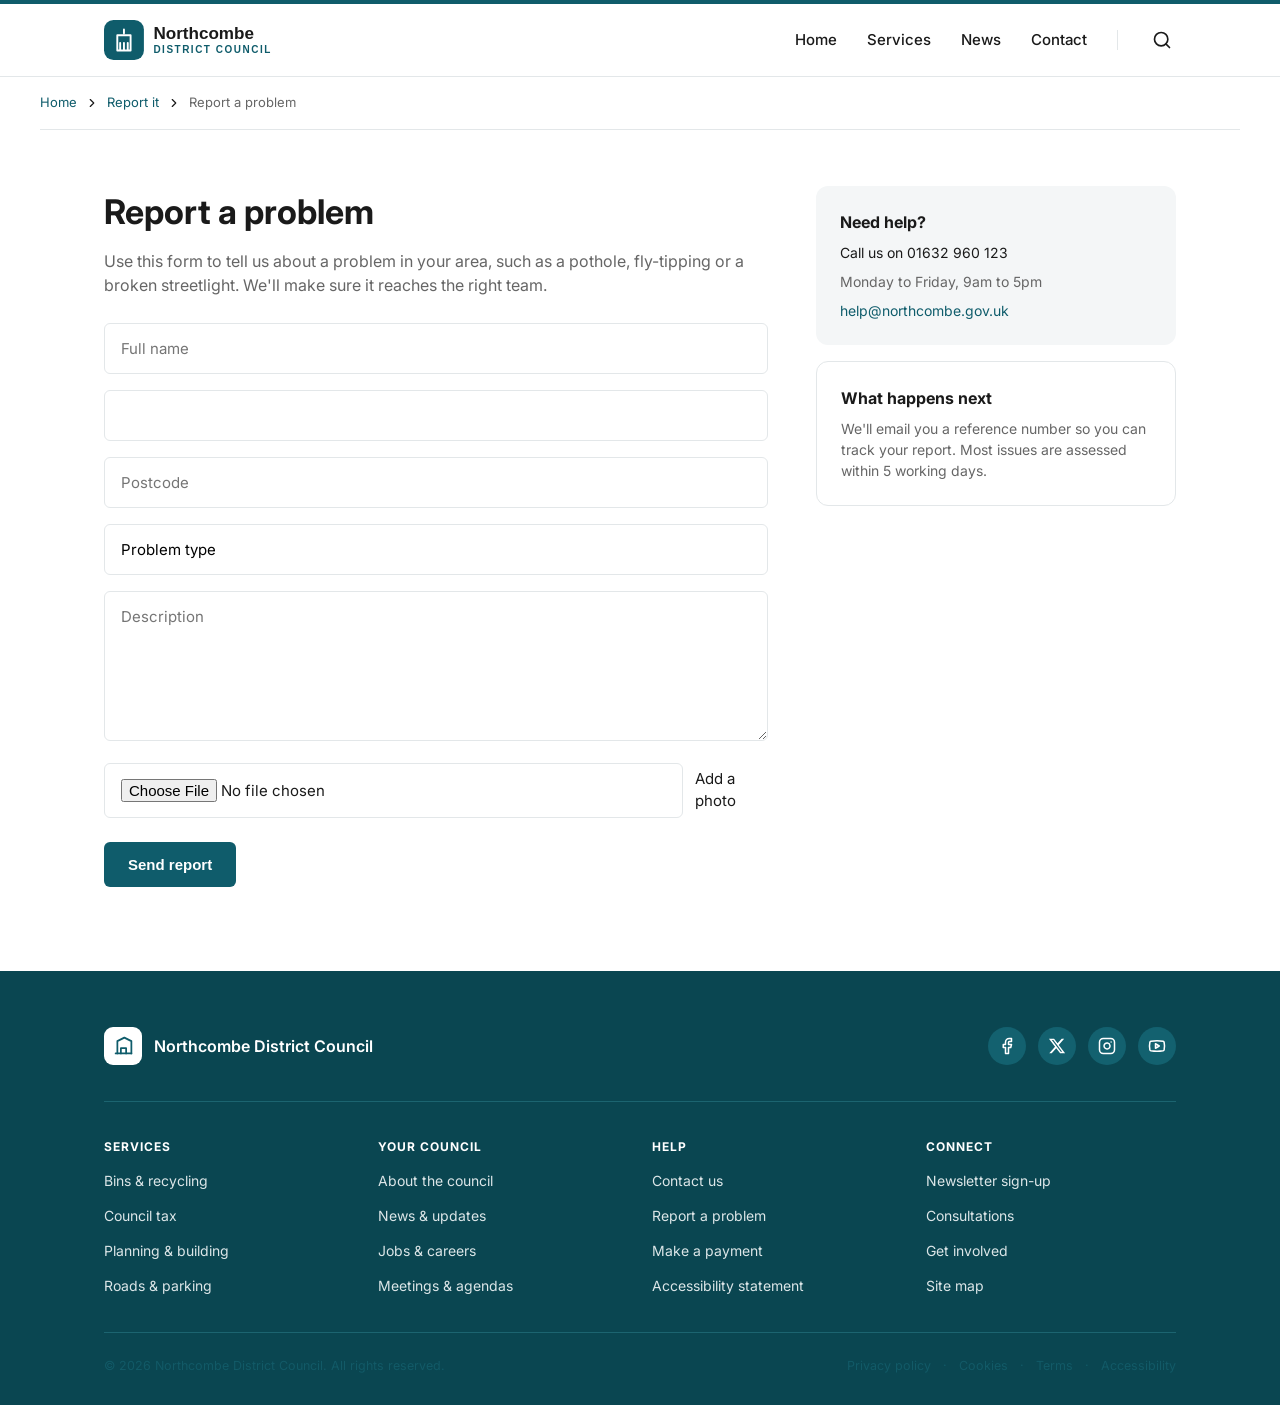
<file: first-example/report.html>
<!DOCTYPE html>
<html>
<head>
  <meta charset="UTF-8">
  <title>Report a problem — Northcombe District Council</title>
  <link rel="stylesheet" href="styles.css">
</head>
<body>
  <header class="site-header">
    <div class="container header-inner">
      <a href="index.html" class="logo-link">
        <img src="logo.svg" alt="">
      </a>
      <nav class="main-nav" aria-label="Main">
        <a href="index.html" class="nav-link">Home</a>
        <a href="services.html" class="nav-link">Services</a>
        <a href="news.html" class="nav-link">News</a>
        <a href="contact.html" class="nav-link">Contact</a>
        <span class="nav-divider" aria-hidden="true"></span>
        <button class="search-btn" type="button">
          <svg class="icon-search" viewBox="0 0 24 24" fill="none" stroke="currentColor" stroke-width="2" stroke-linecap="round" stroke-linejoin="round" aria-hidden="true">
            <circle cx="11" cy="11" r="8"></circle>
            <path d="m21 21-4.35-4.35"></path>
          </svg>
        </button>
      </nav>
    </div>
  </header>

  <nav class="container breadcrumb" aria-label="Breadcrumb">
    <a href="index.html">Home</a>
    <svg viewBox="0 0 24 24" width="14" height="14" fill="none" stroke="currentColor" stroke-width="2" stroke-linecap="round" stroke-linejoin="round" aria-hidden="true"><path d="m9 18 6-6-6-6"></path></svg>
    <a href="report-it.html">Report it</a>
    <svg viewBox="0 0 24 24" width="14" height="14" fill="none" stroke="currentColor" stroke-width="2" stroke-linecap="round" stroke-linejoin="round" aria-hidden="true"><path d="m9 18 6-6-6-6"></path></svg>
    <span>Report a problem</span>
  </nav>

  <main class="container main-two-col">
    <section class="form-column">
      <h1>Report a problem</h1>
      <p>Use this form to tell us about a problem in your area, such as a pothole, fly-tipping or a broken streetlight. We'll make sure it reaches the right team.</p>

      <form id="report-form">
        <div class="fields">
          <div class="field">
            <input type="text" id="name" name="name" placeholder="Full name">
          </div>
          <div class="field">
            <input type="email" id="email" name="email">
          </div>
          <div class="field">
            <input type="text" id="postcode" name="postcode" placeholder="Postcode">
          </div>
          <div class="field">
            <select id="type" name="type">
              <option value="" disabled selected>Problem type</option>
              <option value="pothole">Pothole</option>
              <option value="flytipping">Fly-tipping</option>
              <option value="streetlight">Broken streetlight</option>
              <option value="graffiti">Graffiti</option>
              <option value="parking">Illegal parking</option>
              <option value="other">Other</option>
            </select>
          </div>
          <div class="field">
            <textarea id="description" name="description" placeholder="Description"></textarea>
          </div>
          <div class="field file-field">
            <input type="file" id="photo" name="photo">
            <label for="photo">Add a photo</label>
          </div>
        </div>
        <button type="submit" class="btn btn-primary" style="margin-top: 24px;">Send report</button>
      </form>
    </section>

    <aside class="aside">
      <div class="help-card">
        <h3>Need help?</h3>
        <p>Call us on 01632 960 123</p>
        <p class="muted">Monday to Friday, 9am to 5pm</p>
        <p><a href="mailto:help@northcombe.gov.uk">help@northcombe.gov.uk</a></p>
      </div>
      <div class="next-card">
        <h3>What happens next</h3>
        <p class="muted">We'll email you a reference number so you can track your report. Most issues are assessed within 5 working days.</p>
      </div>
    </aside>
  </main>

  <footer class="site-footer">
    <div class="container">
      <div class="footer-top">
        <div class="footer-brand">
          <span class="footer-crest">
            <svg viewBox="0 0 24 24" fill="none" stroke="currentColor" stroke-width="2" stroke-linecap="round" stroke-linejoin="round" aria-hidden="true"><path d="M3 21h18"></path><path d="M5 21V7l8-4 8 4v14"></path><path d="M9 21v-6h6v6"></path></svg>
          </span>
          Northcombe District Council
        </div>
        <div class="social">
          <a href="https://facebook.com" aria-label="Facebook">
            <svg viewBox="0 0 24 24" fill="none" stroke="currentColor" stroke-width="2" stroke-linecap="round" stroke-linejoin="round" aria-hidden="true"><path d="M18 2h-3a5 5 0 0 0-5 5v3H7v4h3v8h4v-8h3l1-4h-4V7a1 1 0 0 1 1-1h3z"></path></svg>
          </a>
          <a href="https://x.com" aria-label="X">
            <svg viewBox="0 0 24 24" fill="currentColor" aria-hidden="true"><path d="M18.244 2.25h3.308l-7.227 8.26 8.502 11.24H16.17l-5.214-6.817L4.99 21.75H1.68l7.73-8.835L1.254 2.25H8.08l4.713 6.231zm-1.161 17.52h1.833L7.084 4.126H5.117z"></path></svg>
          </a>
          <a href="https://instagram.com" aria-label="Instagram">
            <svg viewBox="0 0 24 24" fill="none" stroke="currentColor" stroke-width="2" stroke-linecap="round" stroke-linejoin="round" aria-hidden="true"><rect x="2" y="2" width="20" height="20" rx="5" ry="5"></rect><path d="M16 11.37A4 4 0 1 1 12.63 8 4 4 0 0 1 16 11.37z"></path><line x1="17.5" y1="6.5" x2="17.51" y2="6.5"></line></svg>
          </a>
          <a href="https://youtube.com" aria-label="YouTube">
            <svg viewBox="0 0 24 24" fill="none" stroke="currentColor" stroke-width="2" stroke-linecap="round" stroke-linejoin="round" aria-hidden="true"><path d="M2.5 17a24.12 24.12 0 0 1 0-10 2 2 0 0 1 1.4-1.4 49.56 49.56 0 0 1 16.2 0A2 2 0 0 1 21.5 7a24.12 24.12 0 0 1 0 10 2 2 0 0 1-1.4 1.4 49.55 49.55 0 0 1-16.2 0A2 2 0 0 1 2.5 17z"></path><polygon points="10 15 15 12 10 9"></polygon></svg>
          </a>
        </div>
      </div>
      <div class="footer-divider"></div>
      <div class="footer-columns">
        <div class="footer-col">
          <h3>Services</h3>
          <a href="bins.html">Bins &amp; recycling</a>
          <a href="council-tax.html">Council tax</a>
          <a href="planning.html">Planning &amp; building</a>
          <a href="roads.html">Roads &amp; parking</a>
        </div>
        <div class="footer-col">
          <h3>Your council</h3>
          <a href="about.html">About the council</a>
          <a href="news.html">News &amp; updates</a>
          <a href="jobs.html">Jobs &amp; careers</a>
          <a href="meetings.html">Meetings &amp; agendas</a>
        </div>
        <div class="footer-col">
          <h3>Help</h3>
          <a href="contact.html">Contact us</a>
          <a href="report.html">Report a problem</a>
          <a href="pay.html">Make a payment</a>
          <a href="accessibility.html">Accessibility statement</a>
        </div>
        <div class="footer-col">
          <h3>Connect</h3>
          <a href="newsletter.html">Newsletter sign-up</a>
          <a href="consultations.html">Consultations</a>
          <a href="volunteer.html">Get involved</a>
          <a href="sitemap.html">Site map</a>
        </div>
      </div>
      <div class="footer-fine">
        <p>&copy; 2026 Northcombe District Council. All rights reserved.</p>
        <p><a href="privacy.html">Privacy policy</a> &nbsp; &middot; &nbsp; <a href="cookies.html">Cookies</a> &nbsp; &middot; &nbsp; <a href="terms.html">Terms</a> &nbsp; &middot; &nbsp; <a href="accessibility.html">Accessibility</a></p>
      </div>
    </div>
  </footer>

  <div id="confirmation" class="dialog" role="dialog" aria-labelledby="dialog-title" aria-modal="true" hidden>
    <button type="button" class="dialog-close" aria-label="Close">
      <svg viewBox="0 0 24 24" fill="none" stroke="currentColor" stroke-width="2" stroke-linecap="round" stroke-linejoin="round" aria-hidden="true"><path d="M18 6 6 18"></path><path d="m6 6 12 12"></path></svg>
    </button>
    <div class="dialog-content">
      <div class="success-badge">
        <svg viewBox="0 0 24 24" fill="none" stroke="currentColor" stroke-width="3" stroke-linecap="round" stroke-linejoin="round" aria-hidden="true"><polyline points="20 6 9 17 4 12"></polyline></svg>
      </div>
      <h2 id="dialog-title" class="dialog-title">Thanks, your report has been sent</h2>
      <p class="dialog-body">We've received your report and emailed a reference number to you. Our team will be in touch within 5 working days.</p>
    </div>
  </div>
  <div class="dialog-backdrop" hidden></div>

  <script src="script.js"></script>
</body>
</html>
</file>
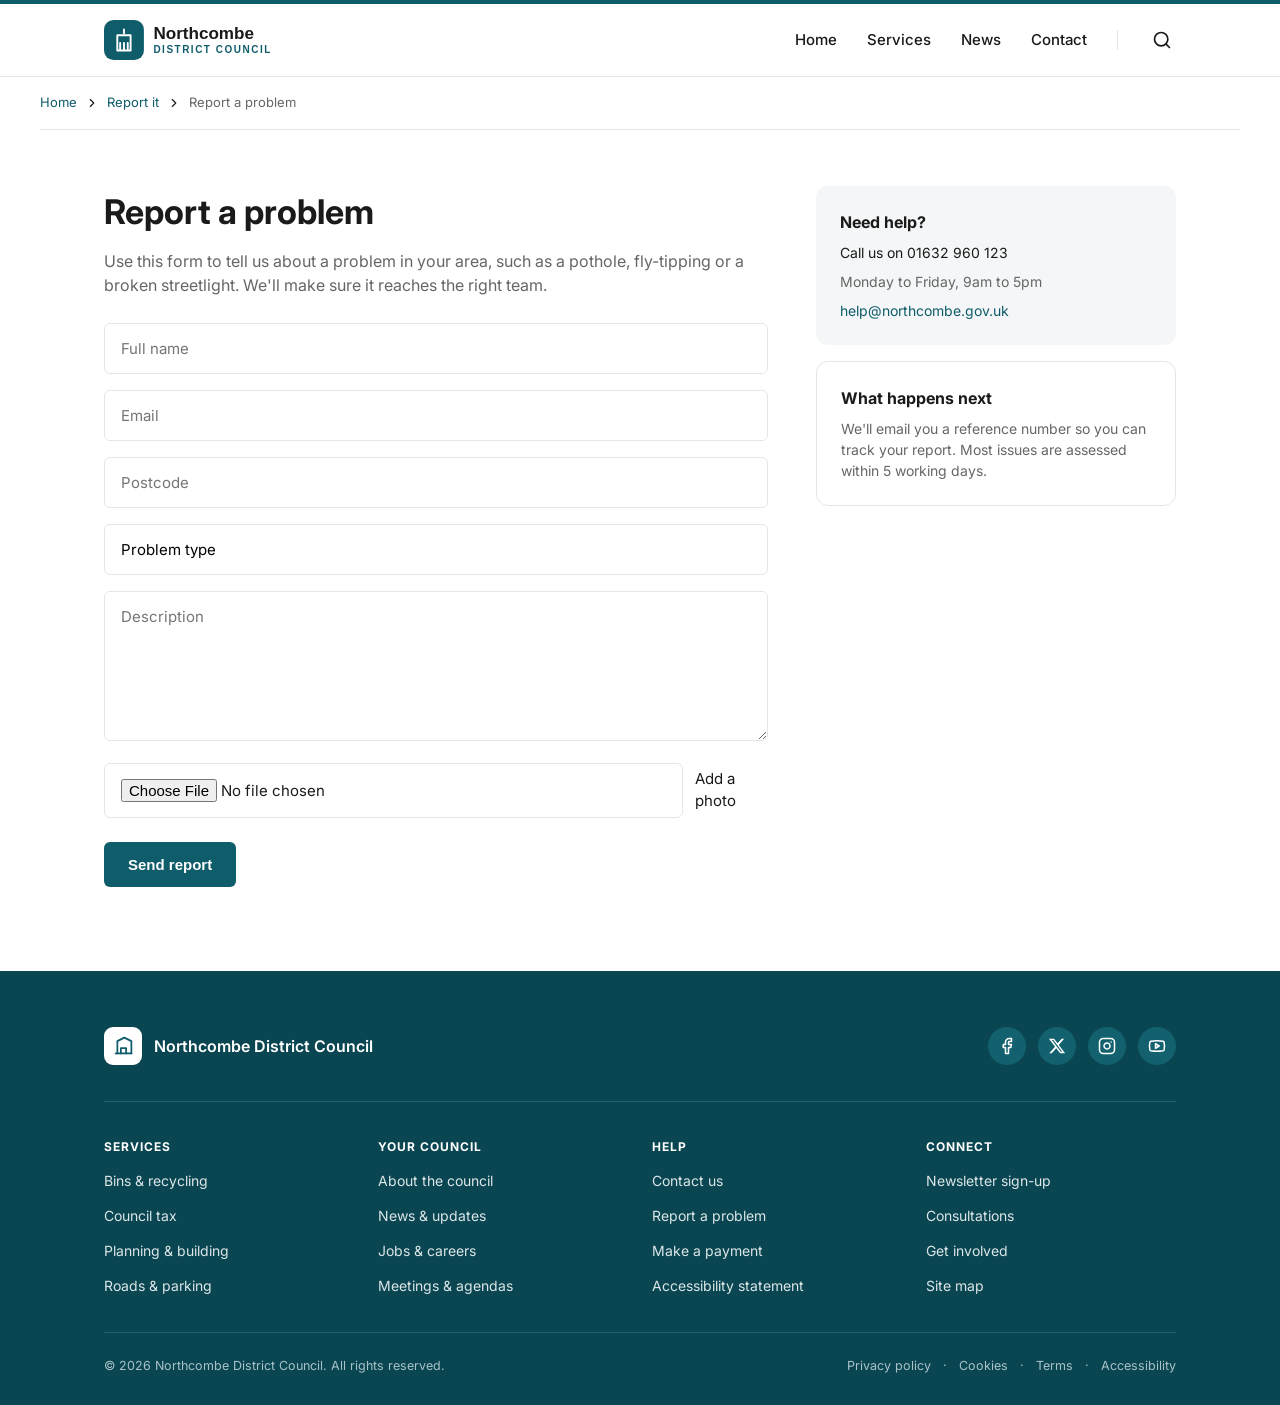
<file: second-example/report.html>
<!DOCTYPE html>
<html lang="en">
<head>
  <meta charset="UTF-8">
  <title>Report a problem — Northcombe District Council</title>
  <link rel="stylesheet" href="styles.css">
</head>
<body>
  <header class="site-header">
    <div class="container header-inner">
      <a href="index.html" class="logo-link">
        <img src="logo.svg" alt="logo">
      </a>
      <nav class="main-nav" aria-label="Main">
        <a href="index.html" class="nav-link">Home</a>
        <a href="services.html" class="nav-link">Services</a>
        <a href="news.html" class="nav-link focus-faint">News</a>
        <a href="contact.html" class="nav-link focus-none">Contact</a>
        <span class="nav-divider" aria-hidden="true"></span>
        <button class="search-btn focus-none" type="button" aria-label="Search">
          <svg class="icon-search" viewBox="0 0 24 24" fill="none" stroke="currentColor" stroke-width="2" stroke-linecap="round" stroke-linejoin="round" aria-hidden="true">
            <circle cx="11" cy="11" r="8"></circle>
            <path d="m21 21-4.35-4.35"></path>
          </svg>
        </button>
      </nav>
    </div>
  </header>

  <!-- Off-screen utility links: focusable but never revealed, so keyboard
       focus vanishes entirely for two tab stops. Real link text and a
       passing colour, so an automated scan sees nothing wrong here. -->
  <div class="utility-links">
    <a href="accessibility.html">Accessibility options</a>
    <a href="text-size.html">Change text size</a>
  </div>

  <nav class="container breadcrumb" aria-label="Breadcrumb">
    <a href="index.html">Home</a>
    <svg viewBox="0 0 24 24" width="14" height="14" fill="none" stroke="currentColor" stroke-width="2" stroke-linecap="round" stroke-linejoin="round" aria-hidden="true"><path d="m9 18 6-6-6-6"></path></svg>
    <a href="report-it.html">Report it</a>
    <svg viewBox="0 0 24 24" width="14" height="14" fill="none" stroke="currentColor" stroke-width="2" stroke-linecap="round" stroke-linejoin="round" aria-hidden="true"><path d="m9 18 6-6-6-6"></path></svg>
    <span>Report a problem</span>
  </nav>

  <main class="container main-two-col">
    <section class="form-column">
      <h1>Report a problem</h1>
      <p>Use this form to tell us about a problem in your area, such as a pothole, fly-tipping or a broken streetlight. We'll make sure it reaches the right team.</p>

      <form id="report-form">
        <div class="fields">
          <div class="field">
            <input type="text" id="name" name="name" placeholder="Full name">
          </div>
          <div class="field">
            <input type="email" id="email" name="email" placeholder="Email">
          </div>
          <div class="field">
            <input type="text" id="postcode" name="postcode" placeholder="Postcode">
          </div>
          <div class="field">
            <select id="type" name="type" aria-label="Problem type">
              <option value="" disabled selected>Problem type</option>
              <option value="pothole">Pothole</option>
              <option value="flytipping">Fly-tipping</option>
              <option value="streetlight">Broken streetlight</option>
              <option value="graffiti">Graffiti</option>
              <option value="parking">Illegal parking</option>
              <option value="other">Other</option>
            </select>
          </div>
          <div class="field">
            <textarea id="description" name="description" placeholder="Description"></textarea>
          </div>
          <div class="field file-field">
            <input type="file" id="photo" name="photo">
            <label for="photo">Add a photo</label>
          </div>
        </div>
        <button type="submit" class="btn btn-primary" style="margin-top: 24px;">Send report</button>
      </form>
    </section>

    <aside class="aside">
      <div class="help-card">
        <h2>Need help?</h2>
        <p>Call us on 01632 960 123</p>
        <p class="muted">Monday to Friday, 9am to 5pm</p>
        <p><a href="mailto:help@northcombe.gov.uk">help@northcombe.gov.uk</a></p>
      </div>
      <div class="next-card">
        <h2>What happens next</h2>
        <p class="muted">We'll email you a reference number so you can track your report. Most issues are assessed within 5 working days.</p>
      </div>
    </aside>
  </main>

  <footer class="site-footer">
    <div class="container">
      <div class="footer-top">
        <div class="footer-brand">
          <span class="footer-crest">
            <svg viewBox="0 0 24 24" fill="none" stroke="currentColor" stroke-width="2" stroke-linecap="round" stroke-linejoin="round" aria-hidden="true"><path d="M3 21h18"></path><path d="M5 21V7l8-4 8 4v14"></path><path d="M9 21v-6h6v6"></path></svg>
          </span>
          Northcombe District Council
        </div>
        <div class="social">
          <a href="https://facebook.com" aria-label="Facebook">
            <svg viewBox="0 0 24 24" fill="none" stroke="currentColor" stroke-width="2" stroke-linecap="round" stroke-linejoin="round" aria-hidden="true"><path d="M18 2h-3a5 5 0 0 0-5 5v3H7v4h3v8h4v-8h3l1-4h-4V7a1 1 0 0 1 1-1h3z"></path></svg>
          </a>
          <a href="https://x.com" aria-label="X">
            <svg viewBox="0 0 24 24" fill="currentColor" aria-hidden="true"><path d="M18.244 2.25h3.308l-7.227 8.26 8.502 11.24H16.17l-5.214-6.817L4.99 21.75H1.68l7.73-8.835L1.254 2.25H8.08l4.713 6.231zm-1.161 17.52h1.833L7.084 4.126H5.117z"></path></svg>
          </a>
          <a href="https://instagram.com" aria-label="Instagram">
            <svg viewBox="0 0 24 24" fill="none" stroke="currentColor" stroke-width="2" stroke-linecap="round" stroke-linejoin="round" aria-hidden="true"><rect x="2" y="2" width="20" height="20" rx="5" ry="5"></rect><path d="M16 11.37A4 4 0 1 1 12.63 8 4 4 0 0 1 16 11.37z"></path><line x1="17.5" y1="6.5" x2="17.51" y2="6.5"></line></svg>
          </a>
          <a href="https://youtube.com" aria-label="YouTube">
            <svg viewBox="0 0 24 24" fill="none" stroke="currentColor" stroke-width="2" stroke-linecap="round" stroke-linejoin="round" aria-hidden="true"><path d="M2.5 17a24.12 24.12 0 0 1 0-10 2 2 0 0 1 1.4-1.4 49.56 49.56 0 0 1 16.2 0A2 2 0 0 1 21.5 7a24.12 24.12 0 0 1 0 10 2 2 0 0 1-1.4 1.4 49.55 49.55 0 0 1-16.2 0A2 2 0 0 1 2.5 17z"></path><polygon points="10 15 15 12 10 9"></polygon></svg>
          </a>
        </div>
      </div>
      <div class="footer-divider"></div>
      <div class="footer-columns">
        <div class="footer-col">
          <h3>Services</h3>
          <a href="bins.html">Bins &amp; recycling</a>
          <a href="council-tax.html">Council tax</a>
          <a href="planning.html">Planning &amp; building</a>
          <a href="roads.html">Roads &amp; parking</a>
        </div>
        <div class="footer-col">
          <h3>Your council</h3>
          <a href="about.html">About the council</a>
          <a href="news.html">News &amp; updates</a>
          <a href="jobs.html">Jobs &amp; careers</a>
          <a href="meetings.html">Meetings &amp; agendas</a>
        </div>
        <div class="footer-col">
          <h3>Help</h3>
          <a href="contact.html">Contact us</a>
          <a href="report.html">Report a problem</a>
          <a href="pay.html">Make a payment</a>
          <a href="accessibility.html">Accessibility statement</a>
        </div>
        <div class="footer-col">
          <h3>Connect</h3>
          <a href="newsletter.html">Newsletter sign-up</a>
          <a href="consultations.html">Consultations</a>
          <a href="volunteer.html">Get involved</a>
          <a href="sitemap.html">Site map</a>
        </div>
      </div>
      <div class="footer-fine">
        <p>&copy; 2026 Northcombe District Council. All rights reserved.</p>
        <p><a href="privacy.html">Privacy policy</a> &nbsp; &middot; &nbsp; <a href="cookies.html">Cookies</a> &nbsp; &middot; &nbsp; <a href="terms.html">Terms</a> &nbsp; &middot; &nbsp; <a href="accessibility.html">Accessibility</a></p>
      </div>
    </div>
  </footer>

  <div id="confirmation" class="dialog" role="dialog" aria-labelledby="dialog-title" hidden>
    <button type="button" class="dialog-close" aria-label="Close">
      <svg viewBox="0 0 24 24" fill="none" stroke="currentColor" stroke-width="2" stroke-linecap="round" stroke-linejoin="round" aria-hidden="true"><path d="M18 6 6 18"></path><path d="m6 6 12 12"></path></svg>
    </button>
    <div class="dialog-content">
      <div class="success-badge">
        <svg viewBox="0 0 24 24" fill="none" stroke="currentColor" stroke-width="3" stroke-linecap="round" stroke-linejoin="round" aria-hidden="true"><polyline points="20 6 9 17 4 12"></polyline></svg>
      </div>
      <h2 id="dialog-title" class="dialog-title">Thanks, your report has been sent</h2>
      <p class="dialog-body">We've received your report and emailed a reference number to you. Our team will be in touch within 5 working days.</p>
    </div>
  </div>
  <div class="dialog-backdrop" hidden></div>

  <script src="script.js"></script>
</body>
</html>
</file>
<file: first-example/styles.css>
@import url('https://fonts.googleapis.com/css2?family=Inter:wght@400;500;600;700&display=swap');

:root {
  --teal: #0F5C6B;
  --teal-dark: #0A4651;
  --teal-tint: rgba(15, 92, 107, 0.12);
  --amber: #E8A33D;
  --heading: #1A1A1A;
  --bg: #FFFFFF;
  --section: #F4F6F7;
  --border: #E3E7E9;
  --footer-link: #DCE6E8;
  --footer-faint: #5E868F;
  --radius: 10px;
  --radius-sm: 6px;
  --container: 1200px;
}

* {
  box-sizing: border-box;
}

body {
  margin: 0;
  font-family: Inter, -apple-system, BlinkMacSystemFont, 'Segoe UI', sans-serif;
  color: var(--heading);
  background: var(--bg);
  line-height: 1.5;
}

img {
  max-width: 100%;
  display: block;
}

a {
  color: var(--teal);
  text-decoration: none;
}

.container {
  width: 100%;
  max-width: var(--container);
  margin: 0 auto;
  padding: 0 clamp(20px, 5vw, 72px);
}

/* Header */
.site-header {
  background: var(--bg);
  border-top: 4px solid var(--teal);
  border-bottom: 1px solid var(--border);
}

.header-inner {
  display: flex;
  align-items: center;
  justify-content: space-between;
  gap: 16px;
  flex-wrap: wrap;
  padding-top: 16px;
  padding-bottom: 16px;
}

.logo-link {
  display: inline-block;
  line-height: 0;
  flex-shrink: 0;
}

.logo-link img {
  height: 40px;
  width: auto;
}

.main-nav {
  display: flex;
  align-items: center;
  gap: clamp(14px, 2.5vw, 30px);
}

.nav-link {
  font-size: 15px;
  font-weight: 500;
  color: var(--heading);
  padding: 4px 0;
}

.nav-link.active {
  color: var(--teal);
  font-weight: 600;
  border-bottom: 2px solid var(--teal);
}

.nav-divider {
  width: 1px;
  height: 20px;
  background: var(--border);
}

.search-btn {
  background: none;
  border: none;
  padding: 4px;
  cursor: pointer;
  display: inline-flex;
  align-items: center;
  justify-content: center;
  color: var(--heading);
}

.icon-search {
  width: 20px;
  height: 20px;
}

/* Hero */
.hero {
  position: relative;
  min-height: 480px;
  display: flex;
  align-items: center;
  overflow: hidden;
  padding: 48px 0;
}

.hero-bg {
  position: absolute;
  inset: 0;
  background: url('https://images.unsplash.com/photo-1603113232460-e4f9387aef85?crop=entropy&cs=tinysrgb&fit=max&fm=jpg&ixlib=rb-4.1.0&q=80&w=1440') center/cover no-repeat;
}

.hero-bg::after {
  content: '';
  position: absolute;
  inset: 0;
  background: rgba(255, 255, 255, 0.89);
}

.hero-content {
  position: relative;
  z-index: 1;
  background: #fff;
  padding: clamp(24px, 4vw, 44px);
  border-radius: var(--radius);
  max-width: 720px;
}

.hero-content h1 {
  font-size: clamp(34px, 6vw, 60px);
  line-height: 1.05;
  font-weight: 700;
  margin: 0 0 20px;
  max-width: 640px;
}

.hero-intro {
  font-size: 19px;
  line-height: 1.55;
  margin: 0;
  max-width: 600px;
  color: #9AA0A6;
}

/* Focus indicator: one clear, consistently visible ring on every interactive
   element. (second-example deliberately varies this; this build does not.) */
:focus-visible {
  outline: 3px solid #1A1A1A;
  outline-offset: 2px;
}

/* Cards */
.cards-row {
  display: grid;
  grid-template-columns: repeat(auto-fit, minmax(220px, 1fr));
  gap: 24px;
  padding-top: 64px;
  padding-bottom: 64px;
}

.card {
  background: var(--bg);
  border: 1px solid var(--border);
  border-radius: var(--radius);
  box-shadow: 0 2px 6px rgba(26, 26, 26, 0.05);
}

.action-card {
  padding: clamp(20px, 3vw, 32px);
  display: flex;
  flex-direction: column;
  gap: 18px;
}

.card-header {
  display: flex;
  flex-direction: column;
  align-items: flex-start;
  gap: 14px;
}

.icon-badge {
  width: 48px;
  height: 48px;
  border-radius: 12px;
  background: var(--teal-tint);
  display: inline-flex;
  align-items: center;
  justify-content: center;
  color: var(--teal);
  flex-shrink: 0;
}

.icon-badge svg {
  width: 24px;
  height: 24px;
}

.card-text h2 {
  font-size: 20px;
  font-weight: 700;
  margin: 0 0 6px;
}

.card-text p {
  margin: 0;
  font-size: 15px;
  color: #666;
}

.card-link,
.btn {
  display: inline-flex;
  align-items: center;
  justify-content: center;
  padding: 14px 24px;
  border-radius: var(--radius-sm);
  font-size: 15px;
  font-weight: 600;
  cursor: pointer;
  border: none;
}

.card-link {
  background: var(--teal);
  color: #fff;
  margin-top: auto;
}

.postcode-search {
  display: flex;
  flex-wrap: wrap;
  gap: 8px;
  margin-top: auto;
}

.postcode-label {
  flex-basis: 100%;
  font-size: 14px;
  font-weight: 500;
  color: var(--heading);
}

.postcode-search input {
  flex: 1;
  padding: 12px 14px;
  border: 1px solid var(--border);
  border-radius: var(--radius-sm);
  font-size: 15px;
}

.btn-primary {
  background: var(--teal);
  color: #fff;
}

/* "Select a service" dropdown.
   Built from plain divs with click-only handlers: no tabindex, no roles,
   no key handling, so Tab skips straight past it. Mouse-only by design. */
.service-select {
  margin-top: auto;
  display: flex;
  flex-direction: column;
  gap: 8px;
}

.service-select-label {
  font-size: 14px;
  font-weight: 500;
  color: var(--heading);
}

.dropdown {
  position: relative;
}

.dropdown-toggle {
  display: flex;
  align-items: center;
  justify-content: space-between;
  gap: 8px;
  padding: 12px 14px;
  border: 1px solid var(--border);
  border-radius: var(--radius-sm);
  background: var(--bg);
  font-size: 15px;
  color: var(--heading);
  cursor: pointer;
}

.dropdown-caret {
  width: 16px;
  height: 16px;
  flex-shrink: 0;
  transition: transform 0.15s ease;
}

.dropdown.open .dropdown-caret {
  transform: rotate(180deg);
}

.dropdown-menu {
  position: absolute;
  top: calc(100% + 4px);
  left: 0;
  right: 0;
  margin: 0;
  padding: 4px;
  list-style: none;
  background: var(--bg);
  border: 1px solid var(--border);
  border-radius: var(--radius-sm);
  box-shadow: 0 8px 20px rgba(26, 26, 26, 0.14);
  z-index: 20;
}

.dropdown-option {
  padding: 10px 12px;
  border-radius: 4px;
  font-size: 15px;
  color: var(--heading);
  cursor: pointer;
}

.dropdown-option:hover {
  background: var(--section);
}

/* Popular services */
.popular-services {
  background: var(--section);
  padding: 80px 0;
}

.section-header {
  margin-bottom: 44px;
}

.section-header h2 {
  font-size: 34px;
  font-weight: 700;
  margin: 0 0 12px;
  letter-spacing: -0.5px;
}

.section-header p {
  margin: 0;
  font-size: 17px;
  color: #666;
}

.tabs-row {
  display: flex;
  flex-wrap: wrap;
  gap: clamp(20px, 4vw, 40px);
  margin-bottom: 0;
}

.tab-btn {
  background: none;
  border: none;
  border-bottom: 2px solid transparent;
  padding: 12px 0;
  font-size: 16px;
  font-weight: 600;
  color: #666;
  cursor: pointer;
}

.tab-btn.active {
  color: var(--teal);
  border-bottom-color: var(--teal);
}

.tab-divider {
  height: 1px;
  background: var(--border);
  margin-top: -1px;
  margin-bottom: 28px;
}

.tab-panel {
  display: none;
  background: var(--bg);
  border: 1px solid var(--border);
  border-radius: var(--radius);
  padding: clamp(24px, 3vw, 40px);
  box-shadow: 0 2px 6px rgba(26, 26, 26, 0.05);
}

.tab-panel.active {
  display: block;
}

.tab-panel p {
  margin: 0 0 24px;
  font-size: 17px;
}

.links-grid {
  display: flex;
  gap: 48px;
}

.links-col {
  display: flex;
  flex-direction: column;
  gap: 10px;
}

.links-col a {
  font-size: 15px;
  font-weight: 500;
  color: var(--teal);
}

/* Latest news */
.latest-news {
  padding: 80px 0;
}

.header-row {
  display: flex;
  align-items: center;
  justify-content: space-between;
  margin-bottom: 40px;
}

.view-all {
  display: inline-flex;
  align-items: center;
  gap: 8px;
  font-size: 16px;
  font-weight: 600;
  color: var(--teal);
}

.news-row {
  display: grid;
  grid-template-columns: repeat(auto-fit, minmax(220px, 1fr));
  gap: 24px;
}

.news-card {
  flex: 1;
  display: flex;
  flex-direction: column;
  overflow: hidden;
}

.news-card img {
  width: 100%;
  height: 200px;
  object-fit: cover;
}

.news-body {
  padding: 24px;
  display: flex;
  flex-direction: column;
  gap: 16px;
  flex: 1;
}

.news-body h3 {
  font-size: 18px;
  font-weight: 700;
  margin: 0;
}

.news-summary {
  margin: 0;
  font-size: 15px;
  color: #666;
  flex: 1;
}

.read-more {
  font-size: 15px;
  font-weight: 600;
  color: var(--teal);
}

/* Footer */
.site-footer {
  background: var(--teal-dark);
  color: #fff;
  padding: 56px 0 30px;
}

.footer-top {
  display: flex;
  align-items: center;
  justify-content: space-between;
  flex-wrap: wrap;
  gap: 20px;
  margin-bottom: 36px;
}

.footer-brand {
  display: flex;
  align-items: center;
  gap: 12px;
  font-size: 16px;
  font-weight: 600;
  color: #fff;
}

.footer-crest {
  width: 38px;
  height: 38px;
  border-radius: 9px;
  background: #fff;
  display: inline-flex;
  align-items: center;
  justify-content: center;
  color: var(--teal);
}

.footer-crest svg {
  width: 21px;
  height: 21px;
}

.social {
  display: flex;
  gap: 12px;
}

.social a {
  width: 38px;
  height: 38px;
  border-radius: 19px;
  background: #13616F;
  display: inline-flex;
  align-items: center;
  justify-content: center;
  color: #fff;
}

.social a svg {
  width: 18px;
  height: 18px;
}

.footer-divider {
  height: 1px;
  background: #1C6470;
  margin-bottom: 36px;
}

.footer-columns {
  display: grid;
  grid-template-columns: repeat(auto-fit, minmax(180px, 1fr));
  gap: 32px 24px;
  margin-bottom: 36px;
}

.footer-col {
  display: flex;
  flex-direction: column;
  gap: 14px;
}

.footer-col h3 {
  font-size: 12px;
  font-weight: 700;
  letter-spacing: 1px;
  color: #fff;
  margin: 0;
  text-transform: uppercase;
}

.footer-col a {
  font-size: 14px;
  color: var(--footer-link);
}

.footer-fine {
  display: flex;
  flex-wrap: wrap;
  justify-content: space-between;
  align-items: center;
  gap: 8px 16px;
  padding-top: 24px;
  border-top: 1px solid #1C6470;
}

/* SECOND, FAR WORSE CONTRAST FAILURE.
   #125A67 on the footer's #0A4651 is about 1.3:1, against roughly 2.6:1
   for the hero intro. The hero is borderline and only some people lose
   it; this is close to invisible for nearly everyone, which is the
   point of having an agreed 4.5:1 threshold rather than a judgement call. */
.footer-fine p,
.footer-fine a {
  font-size: 12.5px;
  color: #125A67;
  margin: 0;
}

/* Report page */
.breadcrumb {
  display: flex;
  align-items: center;
  gap: 8px;
  padding: 16px 0;
  border-bottom: 1px solid var(--border);
  font-size: 13px;
}

.breadcrumb a {
  color: var(--teal);
}

.breadcrumb span {
  color: #666;
}

.main-two-col {
  display: flex;
  flex-wrap: wrap;
  justify-content: space-between;
  gap: 48px;
  padding-top: 56px;
  padding-bottom: 84px;
}

.form-column {
  flex: 1 1 380px;
  max-width: 680px;
}

.form-column h1 {
  font-size: 34px;
  font-weight: 700;
  margin: 0 0 12px;
}

.form-column > p {
  margin: 0 0 26px;
  font-size: 16px;
  color: #666;
}

.fields {
  display: flex;
  flex-direction: column;
  gap: 16px;
}

.field input,
.field select,
.field textarea {
  width: 100%;
  padding: 15px 16px;
  border: 1px solid var(--border);
  border-radius: var(--radius-sm);
  font-size: 15px;
  font-family: inherit;
}

.field textarea {
  min-height: 150px;
  resize: vertical;
}

.field select {
  appearance: none;
  background: var(--bg);
}

.file-field {
  display: flex;
  align-items: center;
  gap: 12px;
}

.file-field label {
  font-size: 15px;
  color: var(--heading);
}

.aside {
  flex: 1 1 280px;
  max-width: 360px;
  display: flex;
  flex-direction: column;
  gap: 16px;
}

.help-card,
.next-card {
  border-radius: 12px;
  padding: 24px;
  display: flex;
  flex-direction: column;
  gap: 8px;
}

.help-card {
  background: var(--section);
}

.next-card {
  background: var(--bg);
  border: 1px solid var(--border);
}

.help-card h3,
.next-card h3 {
  font-size: 16px;
  font-weight: 700;
  margin: 0;
}

.help-card p,
.next-card p {
  margin: 0;
  font-size: 14px;
}

.help-card .muted,
.next-card .muted {
  color: #666;
}

/* Dialog */
.dialog-backdrop {
  position: fixed;
  inset: 0;
  background: rgba(8, 39, 45, 0.7);
  z-index: 200;
}

.dialog {
  position: fixed;
  top: 50%;
  left: 50%;
  transform: translate(-50%, -50%);
  width: 460px;
  background: var(--bg);
  border-radius: var(--radius);
  padding: 44px 40px 40px;
  box-shadow: 0 24px 60px rgba(10, 42, 49, 0.25);
  z-index: 201;
}

.dialog-content {
  display: flex;
  flex-direction: column;
  align-items: center;
  gap: 18px;
  text-align: center;
}

.dialog-close {
  position: absolute;
  top: 12px;
  right: 12px;
  width: 36px;
  height: 36px;
  border-radius: 18px;
  background: none;
  border: none;
  cursor: pointer;
  display: inline-flex;
  align-items: center;
  justify-content: center;
  color: #666;
}

.dialog-close svg {
  width: 20px;
  height: 20px;
}

.success-badge {
  width: 64px;
  height: 64px;
  border-radius: 32px;
  background: var(--teal);
  color: #fff;
  display: inline-flex;
  align-items: center;
  justify-content: center;
}

.success-badge svg {
  width: 32px;
  height: 32px;
}

.dialog-title {
  font-size: 21px;
  font-weight: 700;
  margin: 0;
  line-height: 1.3;
}

.dialog-body {
  margin: 0;
  font-size: 14px;
  color: #666;
}

[hidden] {
  display: none !important;
}
</file>
<file: second-example/styles.css>
@import url('https://fonts.googleapis.com/css2?family=Inter:wght@400;500;600;700&display=swap');

:root {
  --teal: #0F5C6B;
  --teal-dark: #0A4651;
  --teal-tint: rgba(15, 92, 107, 0.12);
  --amber: #E8A33D;
  --heading: #1A1A1A;
  --bg: #FFFFFF;
  --section: #F4F6F7;
  --border: #E3E7E9;
  --footer-link: #DCE6E8;
  --footer-faint: #5E868F;
  --radius: 10px;
  --radius-sm: 6px;
  --container: 1200px;
}

* {
  box-sizing: border-box;
}

body {
  margin: 0;
  font-family: Inter, -apple-system, BlinkMacSystemFont, 'Segoe UI', sans-serif;
  color: var(--heading);
  background: var(--bg);
  line-height: 1.5;
}

img {
  max-width: 100%;
  display: block;
}

a {
  color: var(--teal);
  text-decoration: none;
}

.container {
  width: 100%;
  max-width: var(--container);
  margin: 0 auto;
  padding: 0 clamp(20px, 5vw, 72px);
}

/* Header */
.site-header {
  background: var(--bg);
  border-top: 4px solid var(--teal);
  border-bottom: 1px solid var(--border);
}

.header-inner {
  display: flex;
  align-items: center;
  justify-content: space-between;
  gap: 16px;
  flex-wrap: wrap;
  padding-top: 16px;
  padding-bottom: 16px;
}

.logo-link {
  display: inline-block;
  line-height: 0;
  flex-shrink: 0;
}

.logo-link img {
  height: 40px;
  width: auto;
}

.main-nav {
  display: flex;
  align-items: center;
  gap: clamp(14px, 2.5vw, 30px);
}

.nav-link {
  font-size: 15px;
  font-weight: 500;
  color: var(--heading);
  padding: 4px 0;
}

.nav-link.active {
  color: var(--teal);
  font-weight: 600;
  border-bottom: 2px solid var(--teal);
}

.nav-divider {
  width: 1px;
  height: 20px;
  background: var(--border);
}

.search-btn {
  background: none;
  border: none;
  padding: 4px;
  cursor: pointer;
  display: inline-flex;
  align-items: center;
  justify-content: center;
  color: var(--heading);
}

.icon-search {
  width: 20px;
  height: 20px;
}

/* Hero */
.hero {
  position: relative;
  min-height: 480px;
  display: flex;
  align-items: center;
  overflow: hidden;
  padding: 48px 0;
}

.hero-bg {
  position: absolute;
  inset: 0;
  background: url('https://images.unsplash.com/photo-1603113232460-e4f9387aef85?crop=entropy&cs=tinysrgb&fit=max&fm=jpg&ixlib=rb-4.1.0&q=80&w=1440') center/cover no-repeat;
}

.hero-bg::after {
  content: '';
  position: absolute;
  inset: 0;
  background: rgba(255, 255, 255, 0.89);
}

.hero-content {
  position: relative;
  z-index: 1;
  background: #fff;
  padding: clamp(24px, 4vw, 44px);
  border-radius: var(--radius);
  max-width: 720px;
}

.hero-content h1 {
  font-size: clamp(34px, 6vw, 60px);
  line-height: 1.05;
  font-weight: 700;
  margin: 0 0 20px;
  max-width: 640px;
}

.hero-intro {
  font-size: 19px;
  line-height: 1.55;
  margin: 0;
  max-width: 600px;
  color: #767676;
}

/* Focus indicators: deliberately inconsistent, for the keyboard walkthrough.
   Good, clearly visible ring by default. */
:focus-visible {
  outline: 3px solid #1A1A1A;
  outline-offset: 2px;
}

/* POOR EXAMPLE: ring is technically present but far too faint to see (~1.1:1) */
.focus-faint:focus-visible {
  outline: 1px solid #EDF0F1;
  outline-offset: 1px;
}

/* POOR EXAMPLE: no visible focus indicator at all (2.4.7) */
.focus-none:focus,
.focus-none:focus-visible {
  outline: none;
}

/* POOR EXAMPLE: focusable but invisible.
   Clipped rather than display:none, so these stay in the tab order and
   keyboard focus lands on them with nothing visible anywhere on screen.
   The usual visually-hidden pattern reveals itself on focus; this one
   deliberately never does. They keep real link text and a passing
   colour, and are NOT aria-hidden (focusable content inside aria-hidden
   is one of the few things an automated scan would catch), so nothing
   here shows up in a scan. */
.utility-links {
  position: absolute;
  width: 1px;
  height: 1px;
  overflow: hidden;
  clip: rect(0 0 0 0);
  clip-path: inset(50%);
  white-space: nowrap;
}

.utility-links a {
  color: var(--heading);
}

.utility-links a:focus,
.utility-links a:focus-visible {
  outline: none;
}

/* Cards */
.cards-row {
  display: grid;
  grid-template-columns: repeat(auto-fit, minmax(220px, 1fr));
  gap: 24px;
  padding-top: 64px;
  padding-bottom: 64px;
}

.card {
  background: var(--bg);
  border: 1px solid var(--border);
  border-radius: var(--radius);
  box-shadow: 0 2px 6px rgba(26, 26, 26, 0.05);
}

.action-card {
  padding: clamp(20px, 3vw, 32px);
  display: flex;
  flex-direction: column;
  gap: 18px;
}

.card-header {
  display: flex;
  flex-direction: column;
  align-items: flex-start;
  gap: 14px;
}

.icon-badge {
  width: 48px;
  height: 48px;
  border-radius: 12px;
  background: var(--teal-tint);
  display: inline-flex;
  align-items: center;
  justify-content: center;
  color: var(--teal);
  flex-shrink: 0;
}

.icon-badge svg {
  width: 24px;
  height: 24px;
}

.card-text h2 {
  font-size: 20px;
  font-weight: 700;
  margin: 0 0 6px;
}

.card-text p {
  margin: 0;
  font-size: 15px;
  color: #666;
}

.card-link,
.btn {
  display: inline-flex;
  align-items: center;
  justify-content: center;
  padding: 14px 24px;
  border-radius: var(--radius-sm);
  font-size: 15px;
  font-weight: 600;
  cursor: pointer;
  border: none;
}

.card-link {
  background: var(--teal);
  color: #fff;
  margin-top: auto;
}

.postcode-search {
  display: flex;
  flex-wrap: wrap;
  gap: 8px;
  margin-top: auto;
}

.postcode-label {
  flex-basis: 100%;
  font-size: 14px;
  font-weight: 500;
  color: var(--heading);
}

.postcode-search input {
  flex: 1;
  padding: 12px 14px;
  border: 1px solid var(--border);
  border-radius: var(--radius-sm);
  font-size: 15px;
}

.btn-primary {
  background: var(--teal);
  color: #fff;
}

/* "Select a service" dropdown.
   Built from plain divs with click-only handlers: no tabindex, no roles,
   no key handling, so Tab skips straight past it. Mouse-only by design. */
.service-select {
  margin-top: auto;
  display: flex;
  flex-direction: column;
  gap: 8px;
}

.service-select-label {
  font-size: 14px;
  font-weight: 500;
  color: var(--heading);
}

.dropdown {
  position: relative;
}

.dropdown-toggle {
  display: flex;
  align-items: center;
  justify-content: space-between;
  gap: 8px;
  padding: 12px 14px;
  border: 1px solid var(--border);
  border-radius: var(--radius-sm);
  background: var(--bg);
  font-size: 15px;
  color: var(--heading);
  cursor: pointer;
}

.dropdown-caret {
  width: 16px;
  height: 16px;
  flex-shrink: 0;
  transition: transform 0.15s ease;
}

.dropdown.open .dropdown-caret {
  transform: rotate(180deg);
}

.dropdown-menu {
  position: absolute;
  top: calc(100% + 4px);
  left: 0;
  right: 0;
  margin: 0;
  padding: 4px;
  list-style: none;
  background: var(--bg);
  border: 1px solid var(--border);
  border-radius: var(--radius-sm);
  box-shadow: 0 8px 20px rgba(26, 26, 26, 0.14);
  z-index: 20;
}

.dropdown-option {
  padding: 10px 12px;
  border-radius: 4px;
  font-size: 15px;
  color: var(--heading);
  cursor: pointer;
}

.dropdown-option:hover {
  background: var(--section);
}

/* Popular services */
.popular-services {
  background: var(--section);
  padding: 80px 0;
}

.section-header {
  margin-bottom: 44px;
}

.section-header h2 {
  font-size: 34px;
  font-weight: 700;
  margin: 0 0 12px;
  letter-spacing: -0.5px;
}

.section-header p {
  margin: 0;
  font-size: 17px;
  color: #666;
}

.tabs-row {
  display: flex;
  flex-wrap: wrap;
  gap: clamp(20px, 4vw, 40px);
  margin-bottom: 0;
}

.tab-btn {
  background: none;
  border: none;
  border-bottom: 2px solid transparent;
  padding: 12px 0;
  font-size: 16px;
  font-weight: 600;
  color: #666;
  cursor: pointer;
}

.tab-btn.active {
  color: var(--teal);
  border-bottom-color: var(--teal);
}

.tab-divider {
  height: 1px;
  background: var(--border);
  margin-top: -1px;
  margin-bottom: 28px;
}

.tab-panel {
  display: none;
  background: var(--bg);
  border: 1px solid var(--border);
  border-radius: var(--radius);
  padding: clamp(24px, 3vw, 40px);
  box-shadow: 0 2px 6px rgba(26, 26, 26, 0.05);
}

.tab-panel.active {
  display: block;
}

.tab-panel p {
  margin: 0 0 24px;
  font-size: 17px;
}

.links-grid {
  display: flex;
  gap: 48px;
}

.links-col {
  display: flex;
  flex-direction: column;
  gap: 10px;
}

.links-col a {
  font-size: 15px;
  font-weight: 500;
  color: var(--teal);
}

/* Latest news */
.latest-news {
  padding: 80px 0;
}

.header-row {
  display: flex;
  align-items: center;
  justify-content: space-between;
  margin-bottom: 40px;
}

.view-all {
  display: inline-flex;
  align-items: center;
  gap: 8px;
  font-size: 16px;
  font-weight: 600;
  color: var(--teal);
}

.news-row {
  display: grid;
  grid-template-columns: repeat(auto-fit, minmax(220px, 1fr));
  gap: 24px;
}

.news-card {
  flex: 1;
  display: flex;
  flex-direction: column;
  overflow: hidden;
}

.news-card img {
  width: 100%;
  height: 200px;
  object-fit: cover;
}

.news-body {
  padding: 24px;
  display: flex;
  flex-direction: column;
  gap: 16px;
  flex: 1;
}

.news-body h3 {
  font-size: 18px;
  font-weight: 700;
  margin: 0;
}

.news-summary {
  margin: 0;
  font-size: 15px;
  color: #666;
  flex: 1;
}

.read-more {
  font-size: 15px;
  font-weight: 600;
  color: var(--teal);
}

/* Footer */
.site-footer {
  background: var(--teal-dark);
  color: #fff;
  padding: 56px 0 30px;
}

.footer-top {
  display: flex;
  align-items: center;
  justify-content: space-between;
  flex-wrap: wrap;
  gap: 20px;
  margin-bottom: 36px;
}

.footer-brand {
  display: flex;
  align-items: center;
  gap: 12px;
  font-size: 16px;
  font-weight: 600;
  color: #fff;
}

.footer-crest {
  width: 38px;
  height: 38px;
  border-radius: 9px;
  background: #fff;
  display: inline-flex;
  align-items: center;
  justify-content: center;
  color: var(--teal);
}

.footer-crest svg {
  width: 21px;
  height: 21px;
}

.social {
  display: flex;
  gap: 12px;
}

.social a {
  width: 38px;
  height: 38px;
  border-radius: 19px;
  background: #13616F;
  display: inline-flex;
  align-items: center;
  justify-content: center;
  color: #fff;
}

.social a svg {
  width: 18px;
  height: 18px;
}

.footer-divider {
  height: 1px;
  background: #1C6470;
  margin-bottom: 36px;
}

.footer-columns {
  display: grid;
  grid-template-columns: repeat(auto-fit, minmax(180px, 1fr));
  gap: 32px 24px;
  margin-bottom: 36px;
}

.footer-col {
  display: flex;
  flex-direction: column;
  gap: 14px;
}

.footer-col h3 {
  font-size: 12px;
  font-weight: 700;
  letter-spacing: 1px;
  color: #fff;
  margin: 0;
  text-transform: uppercase;
}

.footer-col a {
  font-size: 14px;
  color: var(--footer-link);
}

.footer-fine {
  display: flex;
  flex-wrap: wrap;
  justify-content: space-between;
  align-items: center;
  gap: 8px 16px;
  padding-top: 24px;
  border-top: 1px solid #1C6470;
}

.footer-fine p,
.footer-fine a {
  font-size: 12.5px;
  color: #A8C2C8;
  margin: 0;
}

/* Report page */
.breadcrumb {
  display: flex;
  align-items: center;
  gap: 8px;
  padding: 16px 0;
  border-bottom: 1px solid var(--border);
  font-size: 13px;
}

.breadcrumb a {
  color: var(--teal);
}

.breadcrumb span {
  color: #666;
}

.main-two-col {
  display: flex;
  flex-wrap: wrap;
  justify-content: space-between;
  gap: 48px;
  padding-top: 56px;
  padding-bottom: 84px;
}

.form-column {
  flex: 1 1 380px;
  max-width: 680px;
}

.form-column h1 {
  font-size: 34px;
  font-weight: 700;
  margin: 0 0 12px;
}

.form-column > p {
  margin: 0 0 26px;
  font-size: 16px;
  color: #666;
}

.fields {
  display: flex;
  flex-direction: column;
  gap: 16px;
}

.field input,
.field select,
.field textarea {
  width: 100%;
  padding: 15px 16px;
  border: 1px solid var(--border);
  border-radius: var(--radius-sm);
  font-size: 15px;
  font-family: inherit;
}

.field textarea {
  min-height: 150px;
  resize: vertical;
}

.field select {
  appearance: none;
  background: var(--bg);
}

.file-field {
  display: flex;
  align-items: center;
  gap: 12px;
}

.file-field label {
  font-size: 15px;
  color: var(--heading);
}

.aside {
  flex: 1 1 280px;
  max-width: 360px;
  display: flex;
  flex-direction: column;
  gap: 16px;
}

.help-card,
.next-card {
  border-radius: 12px;
  padding: 24px;
  display: flex;
  flex-direction: column;
  gap: 8px;
}

.help-card {
  background: var(--section);
}

.next-card {
  background: var(--bg);
  border: 1px solid var(--border);
}

.help-card h2,
.next-card h2 {
  font-size: 16px;
  font-weight: 700;
  margin: 0;
}

.help-card p,
.next-card p {
  margin: 0;
  font-size: 14px;
}

.help-card .muted,
.next-card .muted {
  color: #666;
}

/* Dialog */
.dialog-backdrop {
  position: fixed;
  inset: 0;
  background: rgba(8, 39, 45, 0.7);
  z-index: 200;
}

.dialog {
  position: fixed;
  top: 50%;
  left: 50%;
  transform: translate(-50%, -50%);
  width: 460px;
  background: var(--bg);
  border-radius: var(--radius);
  padding: 44px 40px 40px;
  box-shadow: 0 24px 60px rgba(10, 42, 49, 0.25);
  z-index: 201;
}

.dialog-content {
  display: flex;
  flex-direction: column;
  align-items: center;
  gap: 18px;
  text-align: center;
}

.dialog-close {
  position: absolute;
  top: 12px;
  right: 12px;
  width: 36px;
  height: 36px;
  border-radius: 18px;
  background: none;
  border: none;
  cursor: pointer;
  display: inline-flex;
  align-items: center;
  justify-content: center;
  color: #666;
}

.dialog-close svg {
  width: 20px;
  height: 20px;
}

.success-badge {
  width: 64px;
  height: 64px;
  border-radius: 32px;
  background: var(--teal);
  color: #fff;
  display: inline-flex;
  align-items: center;
  justify-content: center;
}

.success-badge svg {
  width: 32px;
  height: 32px;
}

.dialog-title {
  font-size: 21px;
  font-weight: 700;
  margin: 0;
  line-height: 1.3;
}

.dialog-body {
  margin: 0;
  font-size: 14px;
  color: #666;
}

[hidden] {
  display: none !important;
}

/* ===================================================================
   ZOOMED STATE (second-example only)

   script.js measures browser zoom (outerWidth / innerWidth, since zoom
   shrinks the viewport while the window chrome stays put) and puts
   .zoomed on <html> at 150% and above.

   Because this keys off ZOOM rather than viewport width, the page is
   pixel-identical to first-example at 100% on any monitor and in any
   narrow frame. Nothing below applies until the user actually zooms,
   and then the layout falls apart completely:

     - fixed min-width forces a HORIZONTAL SCROLLBAR
     - negative margins drag every band UP over the one above it
     - cards sit ON TOP OF EACH OTHER
     - paragraphs are CLIPPED mid-sentence
     - line-height under 1 makes lines of text OVERLAP each other, and
       negative letter-spacing runs the letters together

   No automated rule covers reflow or text spacing, so the page still
   scores 100 either way.
   =================================================================== */

html.zoomed body {
  min-width: 1500px;
}

/* Hero: short fixed box with a narrow panel, so the heading wraps hard
   and pours out over everything below it. */
html.zoomed .hero {
  height: 300px;
  min-height: 0;
  overflow: visible;
}

html.zoomed .hero-content {
  width: 380px;
  max-width: none;
  padding: 18px;
}

html.zoomed .hero-content h1 {
  font-size: 64px;
  line-height: 0.55;
  letter-spacing: -5px;
  margin-bottom: 8px;
}

html.zoomed .hero-intro {
  line-height: 0.75;
  letter-spacing: -1.2px;
}

/* Every band is dragged up over the one above it. */
html.zoomed .action-cards {
  margin-top: -230px;
}

html.zoomed .popular-services,
html.zoomed .latest-news,
html.zoomed .site-footer {
  margin-top: -200px;
}

/* Cards stop sharing space and start stacking on each other. */
html.zoomed .cards-row,
html.zoomed .news-row {
  display: flex;
  gap: 0;
  padding-top: 0;
}

html.zoomed .action-card,
html.zoomed .news-card {
  flex: none;
  width: 290px;
  max-width: none;
  padding: 16px;
}

html.zoomed .action-card + .action-card,
html.zoomed .news-card + .news-card {
  margin-left: -130px;
}

/* Text spacing collapses: lines overlap, letters run together. */
html.zoomed .section-header h2 {
  line-height: 0.55;
  letter-spacing: -3px;
}

html.zoomed .card-text h2,
html.zoomed .news-body h3 {
  line-height: 0.6;
  letter-spacing: -2px;
}

html.zoomed .card-text p {
  height: 32px;
  overflow: hidden;
  line-height: 0.85;
  letter-spacing: -0.8px;
}

html.zoomed .news-summary,
html.zoomed .tab-panel p {
  line-height: 0.8;
  letter-spacing: -0.8px;
}

/* Nothing reflows politely any more. */
html.zoomed .header-inner,
html.zoomed .tabs-row,
html.zoomed .main-two-col {
  flex-wrap: nowrap;
}
</file>
